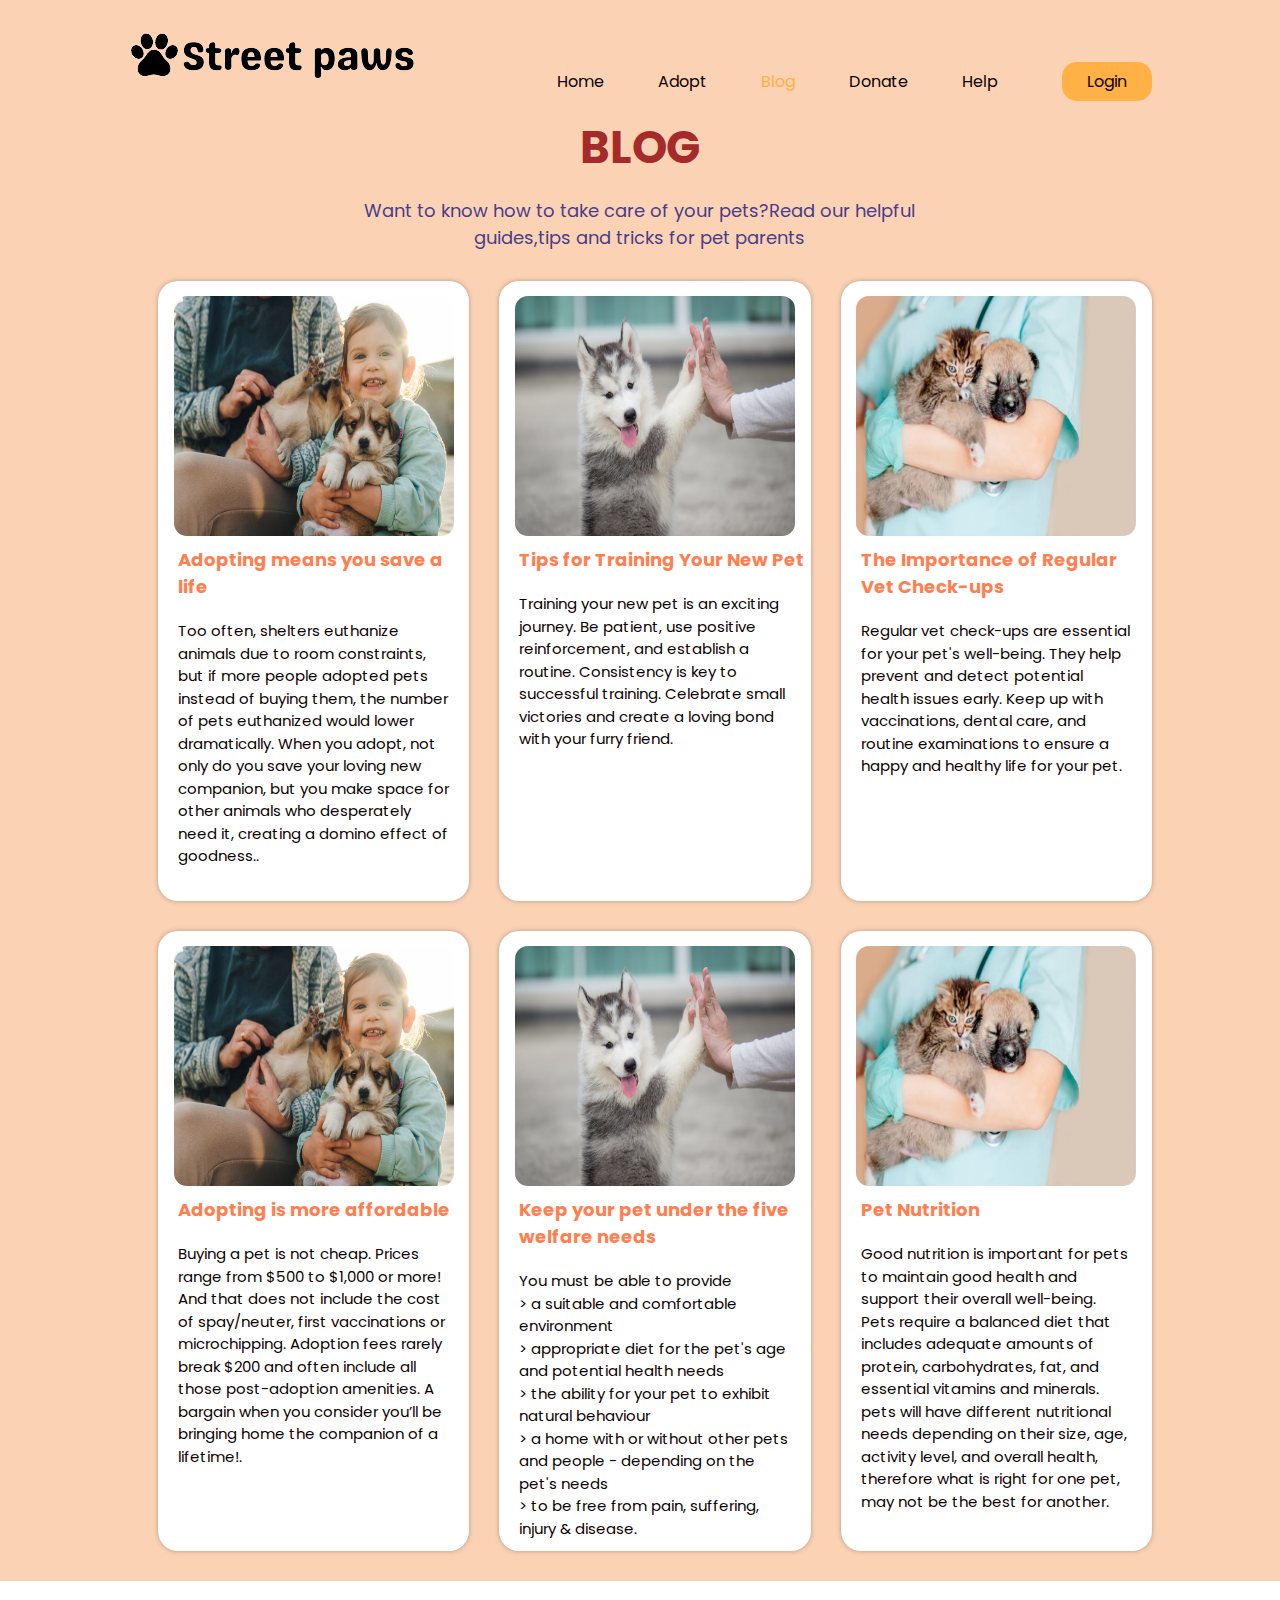
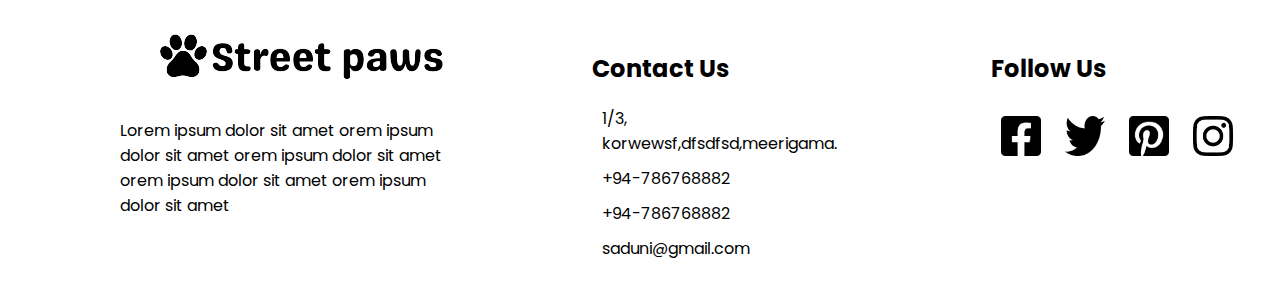
<file: index.html>
<html>
    <head>
        <title> Blog Section </title>
        <meta charset="utf-8">
        <meta name="viewport" content="width=device-width,initial-scale=1.0">
        <link rel="stylesheet" type="text/css" href="style.css">
        <link href='https://fonts.googleapis.com/css?family=Poppins' rel='stylesheet'>
    </head>
    <body>
        <div class="nav">
            <ul>
                <li><img src="source/logo.png" alt="" srcset=""></li>
                <li><a href="http://" class="ab">Home</a></li>
                <li><a href="http://">Adopt</a></li>
                <li><a href="http://" class="active">Blog</a></li>
                <li><a href="http://">Donate</a></li>
                <li><a href="http://">Help</a></li>
                <li><a href="http://">Login</a></li>

            </ul>
        </div>
        <div class="container">
            <div class="row">
                <div class="header">
                    <h1> BLOG </h1>
                    <p> Want to know how to take care of your pets?Read our helpful guides,tips and tricks for pet parents</p>
                </div>
                <div class="content">
                    <div class="card">
                        <a href="blogs/blog2.html" style="text-decoration: none;">
                        <img src="source/1.jpg">
                        <h4>Adopting means you save a life</h4>
                        <p>Too often, shelters euthanize animals due to room constraints, but if more people adopted pets instead of buying them, the number of pets euthanized would lower dramatically.

                            When you adopt, not only do you save your loving new companion, but you make space for other animals who desperately need it, creating a domino effect of goodness..</p>
                        </a>
                    </div>
                    <div class="card">
                        <a href="blogs/blog1.html" style="text-decoration: none;">
                        <img src="source/2.jpg">
                        <h4>Tips for Training Your New Pet</h4>
                        <p>Training your new pet is an exciting journey. Be patient, use positive reinforcement, and establish a routine. Consistency is key to successful training. Celebrate small victories and create a loving bond with your furry friend.</p>
                    </a>
                    </div>
                    <div class="card">
                        <a href="blogs/blog3.html" style="text-decoration: none;">
                        <img src="source/3.jpg">
                        <h4>The Importance of Regular Vet Check-ups</h4>
                        <p>Regular vet check-ups are essential for your pet's well-being. They help prevent and detect potential health issues early. Keep up with vaccinations, dental care, and routine examinations to ensure a happy and healthy life for your pet.</p>
                    </a>
                    </div>
                </div>
                <div class="content">
                    <div class="card">
                        <a href="blogs/blog4.html" style="text-decoration: none;">
                        <img src="source/1.jpg">
                        <h4>Adopting is more affordable</h4>
                        <p>Buying a pet is not cheap. Prices range from $500 to $1,000 or more! And that does not include the cost of spay/neuter, first vaccinations or microchipping. Adoption fees rarely break $200 and often include all those post-adoption amenities. A bargain when you consider you’ll be bringing home the companion of a lifetime!.</p>
                        </a>
                    </div>
                    <div class="card">
                        <a href="blogs/blog5.html" style="text-decoration: none;">
                        <img src="source/2.jpg">
                        <h4>Keep your pet under the five welfare needs</h4>
                        <p>You must be able to provide<br>

                            > a suitable and comfortable environment<br>
                            > appropriate diet for the pet's age and potential health needs<br>
                            > the ability for your pet to exhibit natural behaviour<br>
                            > a home with or without other pets and people - depending on the pet's needs<br>
                            > to be free from pain, suffering, injury & disease.</p>
                        </a>
                    </div>
                    
                    <div class="card">
                        <a href="blogs/blog6.html" style="text-decoration: none;">
                        <img src="source/3.jpg">
                        <h4>Pet Nutrition</h4>
                        <p>Good nutrition is important for pets to maintain good health and support their overall well-being. Pets require a balanced diet that includes adequate amounts of protein, carbohydrates, fat, and essential vitamins and minerals. pets will have different nutritional needs depending on their size, age, activity level, and overall health, therefore what is right for one pet, may not be the best for another.</p>
                        </a>
                    </div>
                </div>
            </div>
        </div>
        <footer>
            <div class="ftr">
                <div class="ftr-card">
                    <img src="source/logo.png" alt="" srcset="">
                    <p>Lorem ipsum dolor sit amet
                        orem ipsum dolor sit amet
                        orem ipsum dolor sit amet
                        orem ipsum dolor sit amet
                        orem ipsum dolor sit amet
                    </p>
                </div>
                <div class="ftr-card">
                    <h5>Contact Us</h5>

                    <p>1/3, korwewsf,dfsdfsd,meerigama.</p>
                    <p>+94-786768882</p>
                    <p>+94-786768882</p>
                    <p>saduni@gmail.com</p>
                </div>
                <div class="ftr-card">
                    <h5>Follow Us</h5>
                    <img src="source/FACE.png" alt="" srcset="">
                    <img src="source/Vector (1).png" alt="" srcset="">
                    <img src="source/Vector (2).png" alt="" srcset="">
                    <img src="source/Vector.png" alt="" srcset="">
                </div>
            
            </div>
        </footer>
    </body>
</html>
</file>
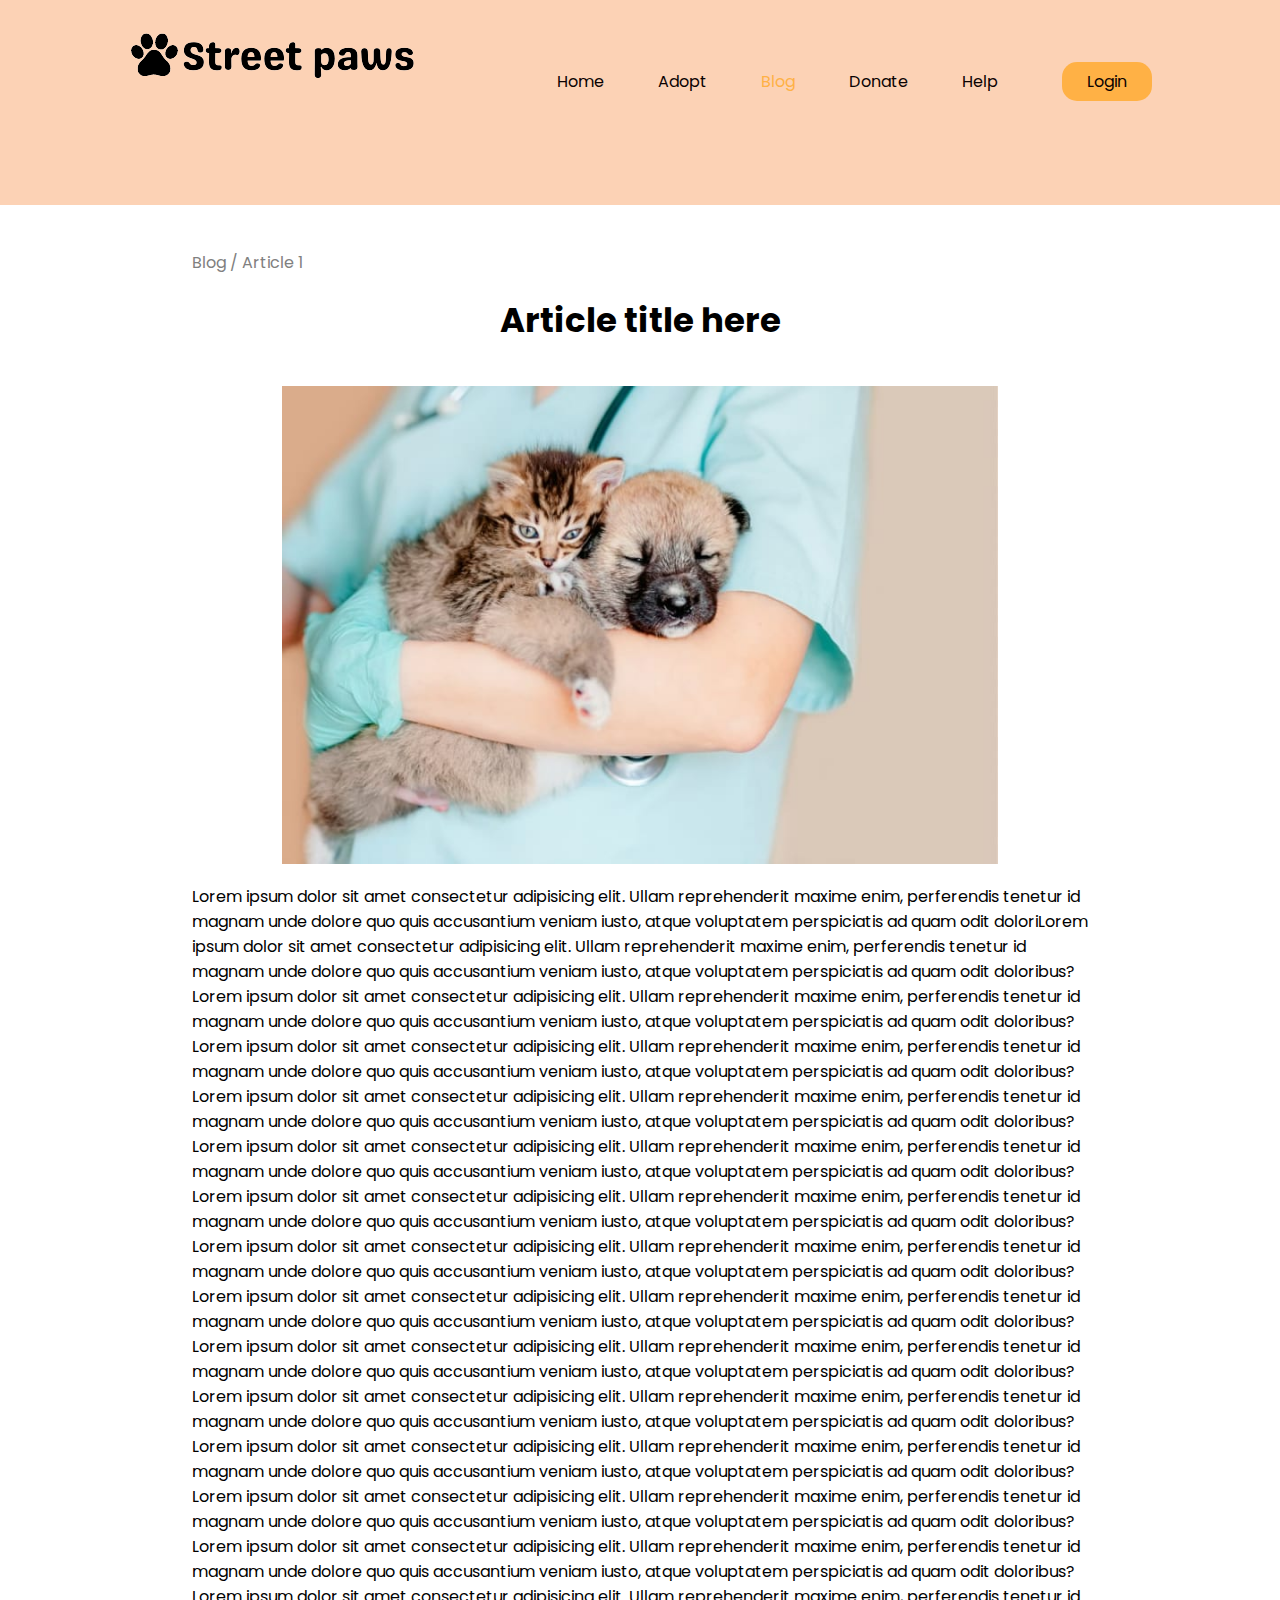
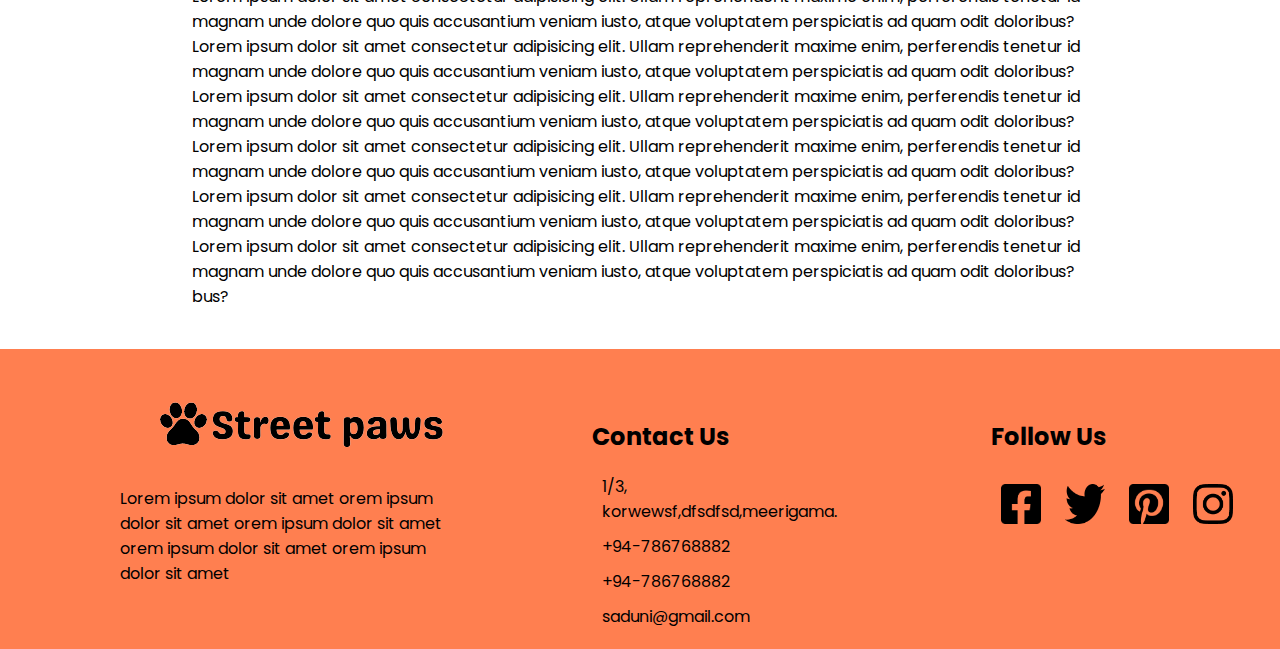
<file: blogs/blog1.html>
<html>
    <head>
        <title> Blog Section </title>
        <meta charset="utf-8">
        <meta name="viewport" content="width=device-width,initial-scale=1.0">
        <link rel="stylesheet" type="text/css" href="../style.css">
        <link href='https://fonts.googleapis.com/css?family=Poppins' rel='stylesheet'>
    </head>
    <body>
        <div class="nav">
            <ul>
                <li><img src="../source/logo.png" alt="" srcset=""></li>
                <li><a href="http://" class="ab">Home</a></li>
                <li><a href="http://">Adopt</a></li>
                <li><a href="http://" class="active">Blog</a></li>
                <li><a href="http://">Donate</a></li>
                <li><a href="http://">Help</a></li>
                <li><a href="http://">Login</a></li>

            </ul>
        </div><br>
        <div class="banner">
            
            <div class="dir">
                Blog / Article 1

            </div>
                <div class="article">
                    <center>
                    <h3>Article title here</h3>
                    <img src="../source/3.jpg" alt="" srcset="">
                    </center>
                    <p>Lorem ipsum dolor sit amet consectetur adipisicing elit. Ullam reprehenderit maxime enim, perferendis tenetur id magnam unde dolore quo quis accusantium veniam iusto, atque voluptatem perspiciatis ad quam odit doloriLorem ipsum dolor sit amet consectetur adipisicing elit. Ullam reprehenderit maxime enim, perferendis tenetur id magnam unde dolore quo quis accusantium veniam iusto, atque voluptatem perspiciatis ad quam odit doloribus?Lorem ipsum dolor sit amet consectetur adipisicing elit. Ullam reprehenderit maxime enim, perferendis tenetur id magnam unde dolore quo quis accusantium veniam iusto, atque voluptatem perspiciatis ad quam odit doloribus?Lorem ipsum dolor sit amet consectetur adipisicing elit. Ullam reprehenderit maxime enim, perferendis tenetur id magnam unde dolore quo quis accusantium veniam iusto, atque voluptatem perspiciatis ad quam odit doloribus?Lorem ipsum dolor sit amet consectetur adipisicing elit. Ullam reprehenderit maxime enim, perferendis tenetur id magnam unde dolore quo quis accusantium veniam iusto, atque voluptatem perspiciatis ad quam odit doloribus?Lorem ipsum dolor sit amet consectetur adipisicing elit. Ullam reprehenderit maxime enim, perferendis tenetur id magnam unde dolore quo quis accusantium veniam iusto, atque voluptatem perspiciatis ad quam odit doloribus?Lorem ipsum dolor sit amet consectetur adipisicing elit. Ullam reprehenderit maxime enim, perferendis tenetur id magnam unde dolore quo quis accusantium veniam iusto, atque voluptatem perspiciatis ad quam odit doloribus?Lorem ipsum dolor sit amet consectetur adipisicing elit. Ullam reprehenderit maxime enim, perferendis tenetur id magnam unde dolore quo quis accusantium veniam iusto, atque voluptatem perspiciatis ad quam odit doloribus?Lorem ipsum dolor sit amet consectetur adipisicing elit. Ullam reprehenderit maxime enim, perferendis tenetur id magnam unde dolore quo quis accusantium veniam iusto, atque voluptatem perspiciatis ad quam odit doloribus?Lorem ipsum dolor sit amet consectetur adipisicing elit. Ullam reprehenderit maxime enim, perferendis tenetur id magnam unde dolore quo quis accusantium veniam iusto, atque voluptatem perspiciatis ad quam odit doloribus?Lorem ipsum dolor sit amet consectetur adipisicing elit. Ullam reprehenderit maxime enim, perferendis tenetur id magnam unde dolore quo quis accusantium veniam iusto, atque voluptatem perspiciatis ad quam odit doloribus?Lorem ipsum dolor sit amet consectetur adipisicing elit. Ullam reprehenderit maxime enim, perferendis tenetur id magnam unde dolore quo quis accusantium veniam iusto, atque voluptatem perspiciatis ad quam odit doloribus?Lorem ipsum dolor sit amet consectetur adipisicing elit. Ullam reprehenderit maxime enim, perferendis tenetur id magnam unde dolore quo quis accusantium veniam iusto, atque voluptatem perspiciatis ad quam odit doloribus?Lorem ipsum dolor sit amet consectetur adipisicing elit. Ullam reprehenderit maxime enim, perferendis tenetur id magnam unde dolore quo quis accusantium veniam iusto, atque voluptatem perspiciatis ad quam odit doloribus?Lorem ipsum dolor sit amet consectetur adipisicing elit. Ullam reprehenderit maxime enim, perferendis tenetur id magnam unde dolore quo quis accusantium veniam iusto, atque voluptatem perspiciatis ad quam odit doloribus?Lorem ipsum dolor sit amet consectetur adipisicing elit. Ullam reprehenderit maxime enim, perferendis tenetur id magnam unde dolore quo quis accusantium veniam iusto, atque voluptatem perspiciatis ad quam odit doloribus?Lorem ipsum dolor sit amet consectetur adipisicing elit. Ullam reprehenderit maxime enim, perferendis tenetur id magnam unde dolore quo quis accusantium veniam iusto, atque voluptatem perspiciatis ad quam odit doloribus?Lorem ipsum dolor sit amet consectetur adipisicing elit. Ullam reprehenderit maxime enim, perferendis tenetur id magnam unde dolore quo quis accusantium veniam iusto, atque voluptatem perspiciatis ad quam odit doloribus?Lorem ipsum dolor sit amet consectetur adipisicing elit. Ullam reprehenderit maxime enim, perferendis tenetur id magnam unde dolore quo quis accusantium veniam iusto, atque voluptatem perspiciatis ad quam odit doloribus?Lorem ipsum dolor sit amet consectetur adipisicing elit. Ullam reprehenderit maxime enim, perferendis tenetur id magnam unde dolore quo quis accusantium veniam iusto, atque voluptatem perspiciatis ad quam odit doloribus?bus?</p>
                </div>
            
        </div>
        <footer class="blogf">
            <div class="ftr">
                <div class="ftr-card">
                    <img src="../source/logo.png" alt="" srcset="">
                    <p>Lorem ipsum dolor sit amet
                        orem ipsum dolor sit amet
                        orem ipsum dolor sit amet
                        orem ipsum dolor sit amet
                        orem ipsum dolor sit amet
                    </p>
                </div>
                <div class="ftr-card">
                    <h5>Contact Us</h5>

                    <p>1/3, korwewsf,dfsdfsd,meerigama.</p>
                    <p>+94-786768882</p>
                    <p>+94-786768882</p>
                    <p>saduni@gmail.com</p>
                </div>
                <div class="ftr-card">
                    <h5>Follow Us</h5>
                    <img src="../source/FACE.png" alt="" srcset="">
                    <img src="../source/Vector (1).png" alt="" srcset="">
                    <img src="../source/Vector (2).png" alt="" srcset="">
                    <img src="../source/Vector.png" alt="" srcset="">
                </div>
            
            </div>
        </footer>

    </body>
</file>
<file: style.css>
* {
   margin: 0px;
   padding: 0px;
    /* box-sizing: border-box; */
    font-family: 'poppins'; 
    border: 0; 
}

.nav ul {
    margin-right: 10%;
    float: right;
    justify-content: space-around;
    margin-bottom: 20px;


}
/* added comment */
/* .ab{
    padding-left: 380px;
} */

.nav ul li{
    list-style: none;
    display: inline;
    justify-content: space-around;
    /* float: right; */
    padding-left: 50px;

}
.nav ul li a:hover{
    color: #ffb145;
    transition: color 0.5s;
}
.nav ul li .active{
    color: #ffb145;
}
.nav ul li:last-child{
    background-color: #ffb145;
    margin-left: 60px;
    padding: 8px;
    padding-left: 25px;
    padding-right: 25px;
    border-radius: 15px;
}

.nav ul li:last-child:hover{
    color: #020101;
    background-color: #fcd2b5;
    transition: background-color 1s;
}
.nav ul li:first-child{
    margin-right: 20px; 
    padding-right: 60px;
}

.nav ul li img{
    margin-top: 30px;
}
.nav ul li a{
    text-decoration: none;
    color: #0b0202;

}




.container{
    width: 100%;
    }
    .container .row{
        width: 80%;
        margin: auto;
    }

.container .row  .header{
    width: 60%;
    text-align: center;
    margin: auto;
    margin-bottom: 30px;
}
.container .row  .header h1{
  padding-top: 30px;
  font-size: 45px;
  color: brown;
  }
  .container .row  .header p{
    margin-top: 15px;
    font-size: 18px;
    line-height: 1.5;
    color: darkslateblue;
    }
.content{
    display: flex;
    justify-content:space-between;
    align-items: center;
    margin: auto;
}    
.content .card{
    flex: 1;
    margin: 50px, 20px;
    margin-left: 30px;
    box-shadow: 0px 0px 5px 0px rgba(43, 41, 41, 0.332);
    background-color: #fff;
    width: 200px;
    height: 620px;
    border-radius: 20px;
    margin-bottom: 30px;
}
.content .card img{
    width: 90%;
    height:240px ; 
    margin-left: 5%;
    margin-right: auto;
    margin-top: 15px;
    border-radius: 13px;

}
.content .card h4{
    margin-top: 10px;
    margin-left: 20px;
    font-size: 18px;
    font-family: 'poppins';
    
    color: coral;
}
.container .card p{
    font-size: 15px;
    color: #0b0202;
    line-height: 1.5;
    padding: 20px;
}
body {
    background-color: #fcd2b5;
  }
 
    

.ftr{
    background-color: #fff;
    width: 100%;
    height: 300px;
    display: flex;
    justify-content: space-around;
    padding-left: 40px;
}
.ftr-card{
    flex-direction: column;
    width: 30%;
    padding: 70px;

}

.ftr-card:first-child{
    padding-top: 50px;
}

.ftr-card img{
    margin-bottom: 20px;
}
.ftr-card h5{
    font-size: 24px;
    margin-bottom: 20px;
}
.ftr-card p{
    margin: 10px;
}
.ftr-card:last-child img{
    width: 40px;
    padding: 10px;
    height: 40px;
}
.banner{
    width: auto;
    background-color: white;
    margin-top: 20vh;
    padding-left: 15%;
    padding-right: 15%;
    padding-top: 5vh;
}

.dir{
    color: gray;
}
.article h3{
    margin-left: auto;
    margin-right: auto;
    font-size: 34px;
    padding: 20px;
}
.article img{
    width: 80%;
    height: auto;
    padding: 20px;
}
.article{
    width: 100%;
    padding-bottom: 40px;
}
.blogf .ftr{
    background-color:coral;
    
    
}
</file>
